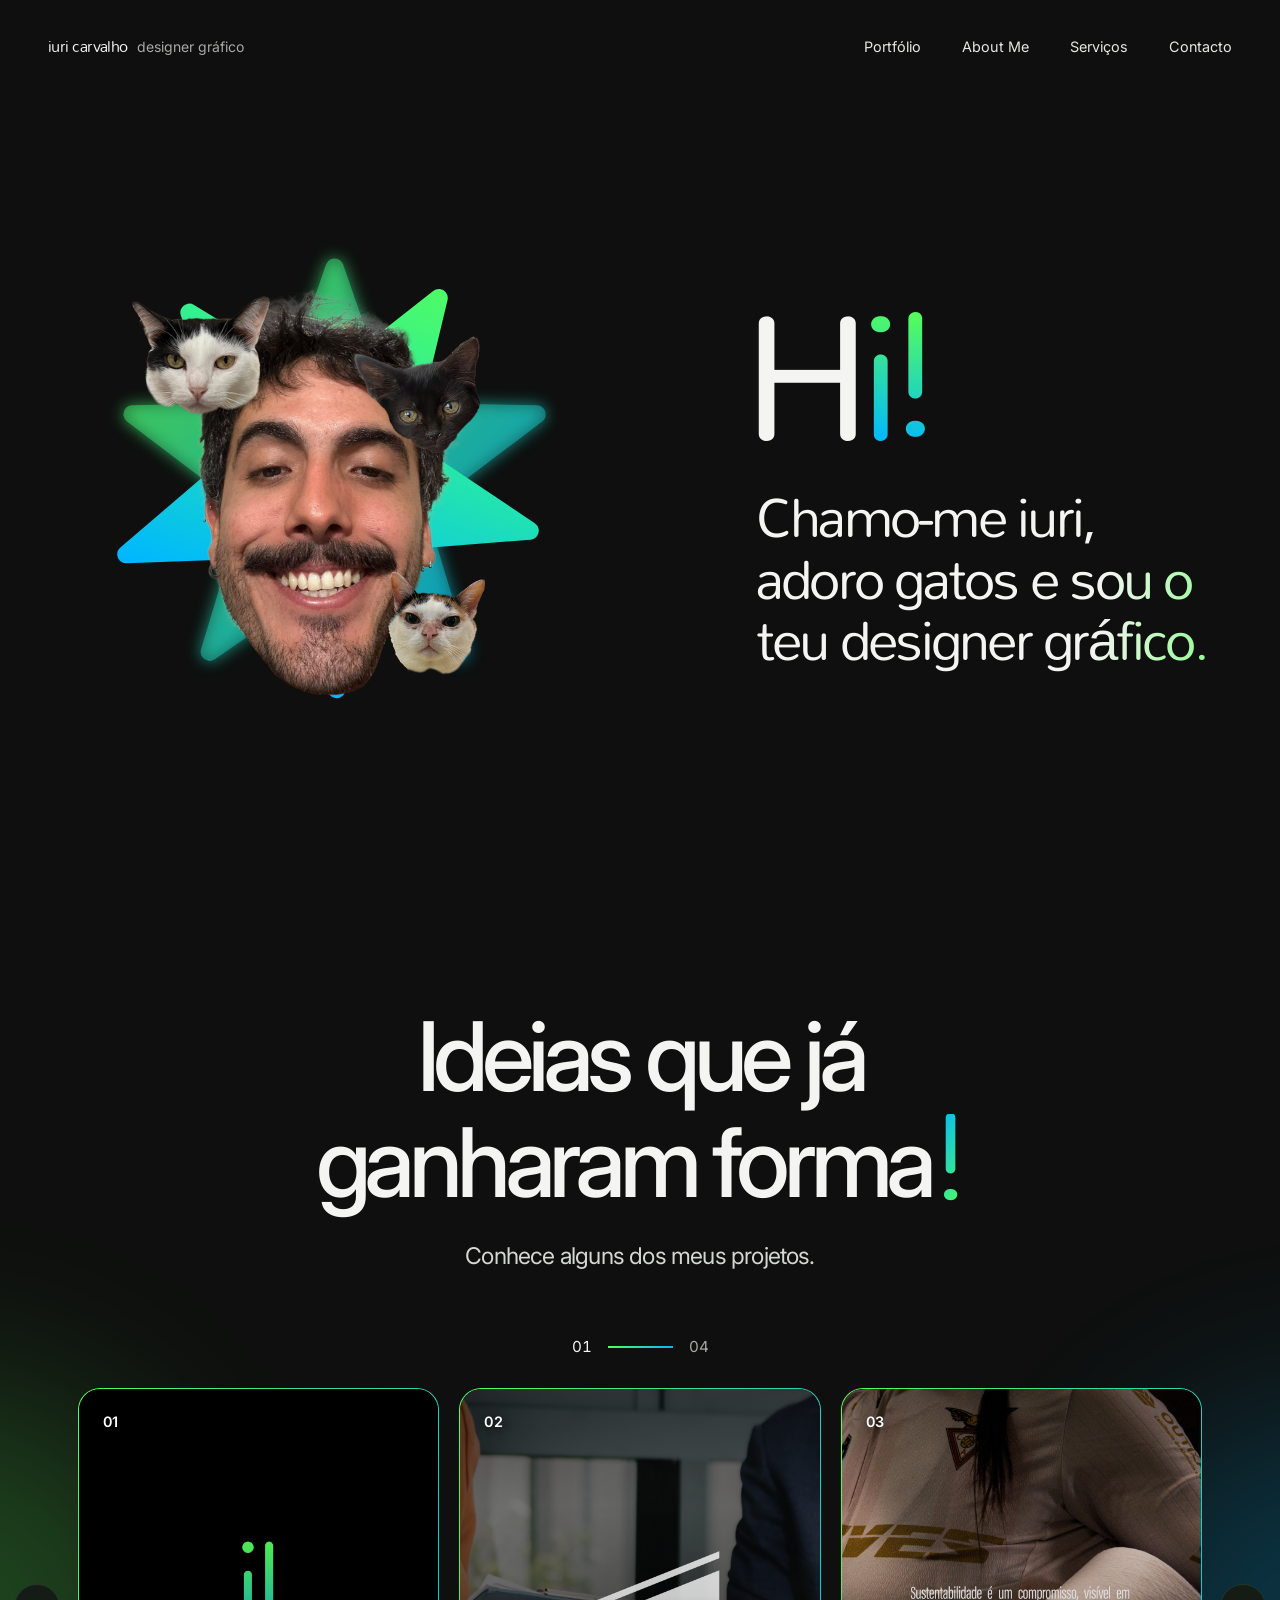
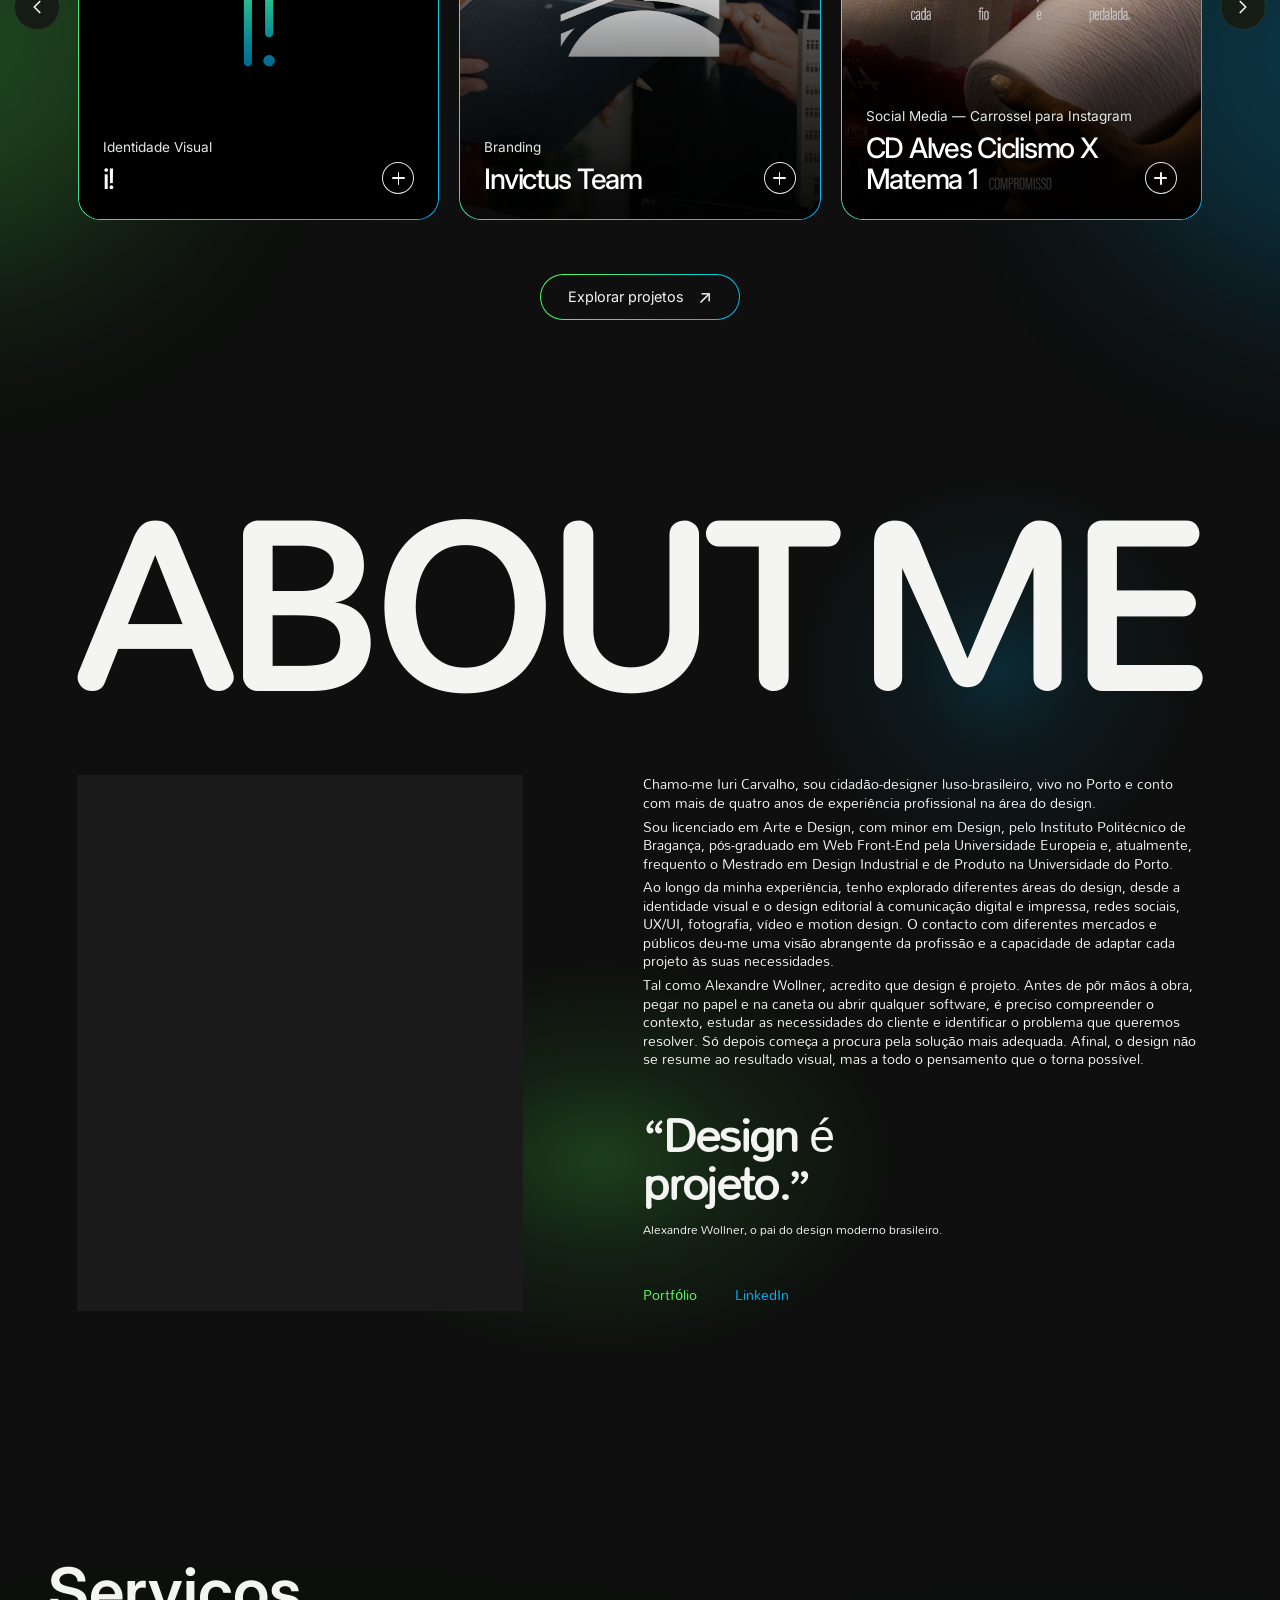
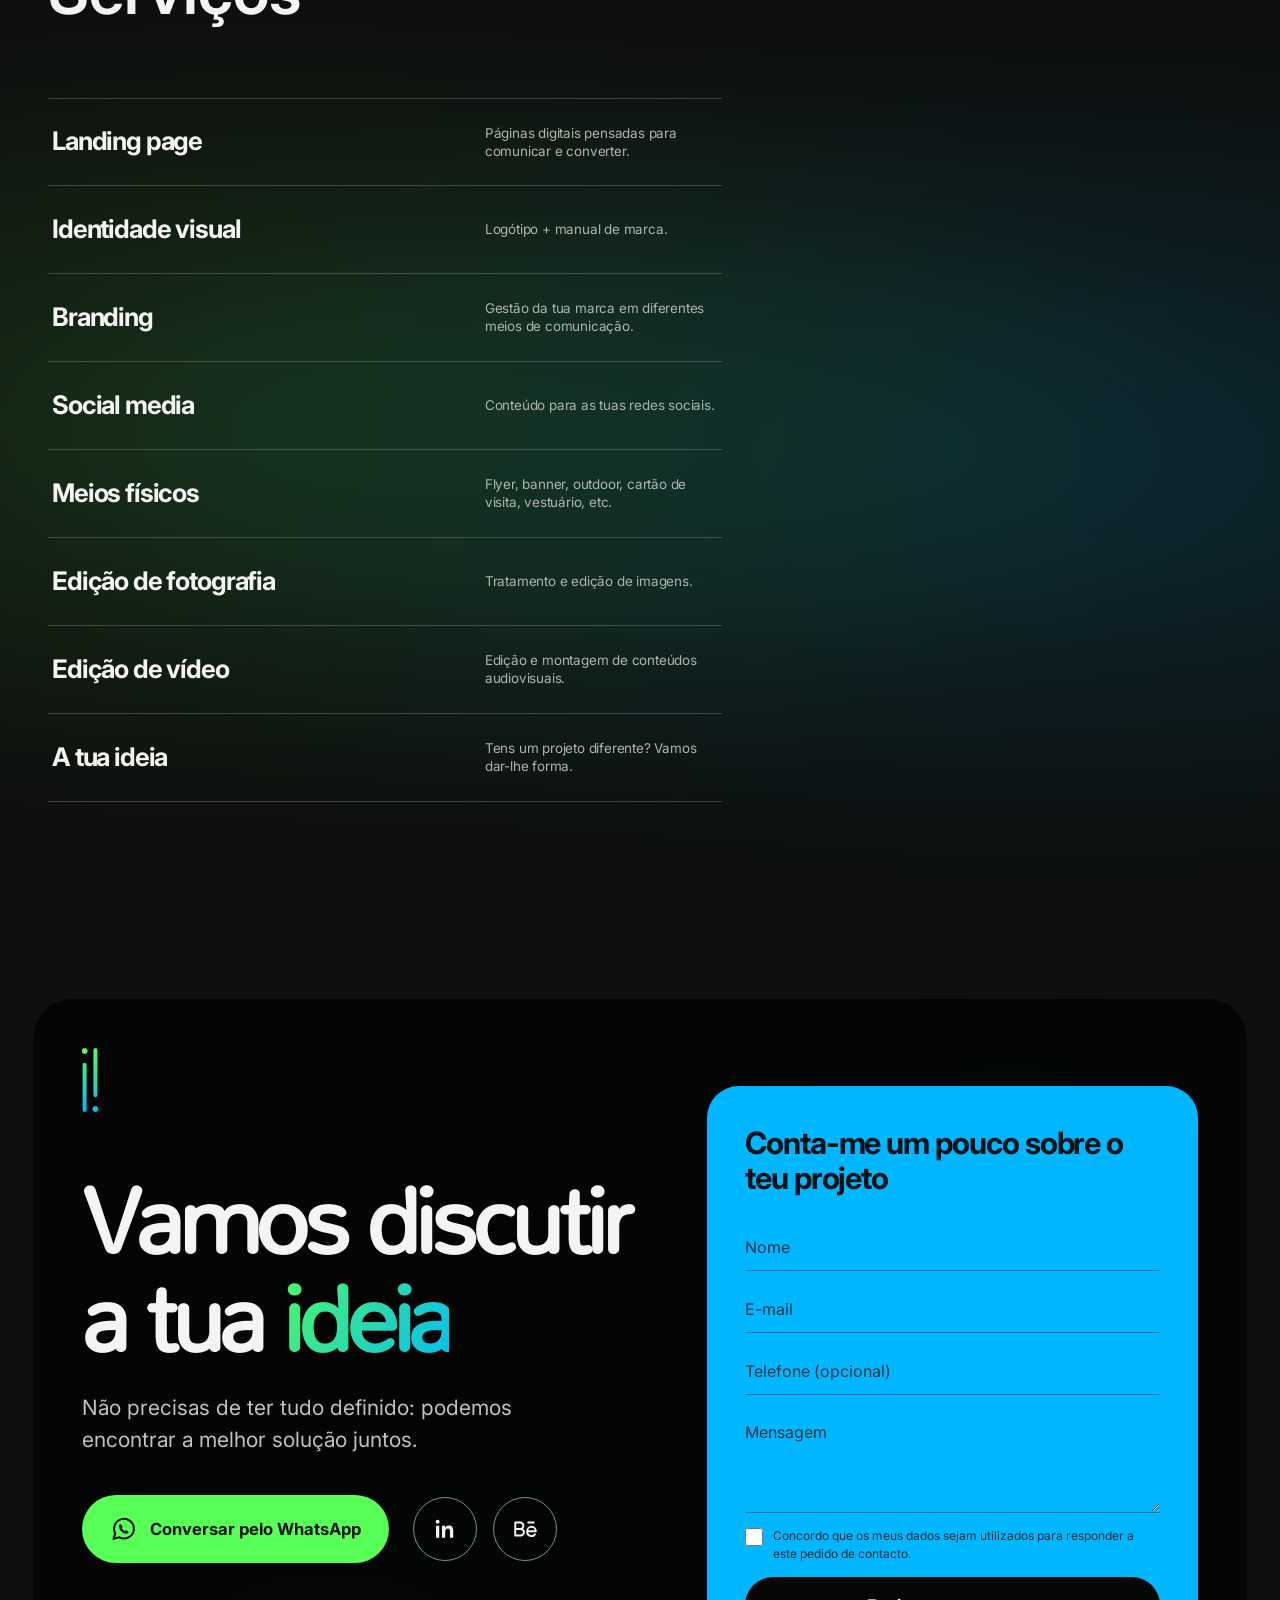
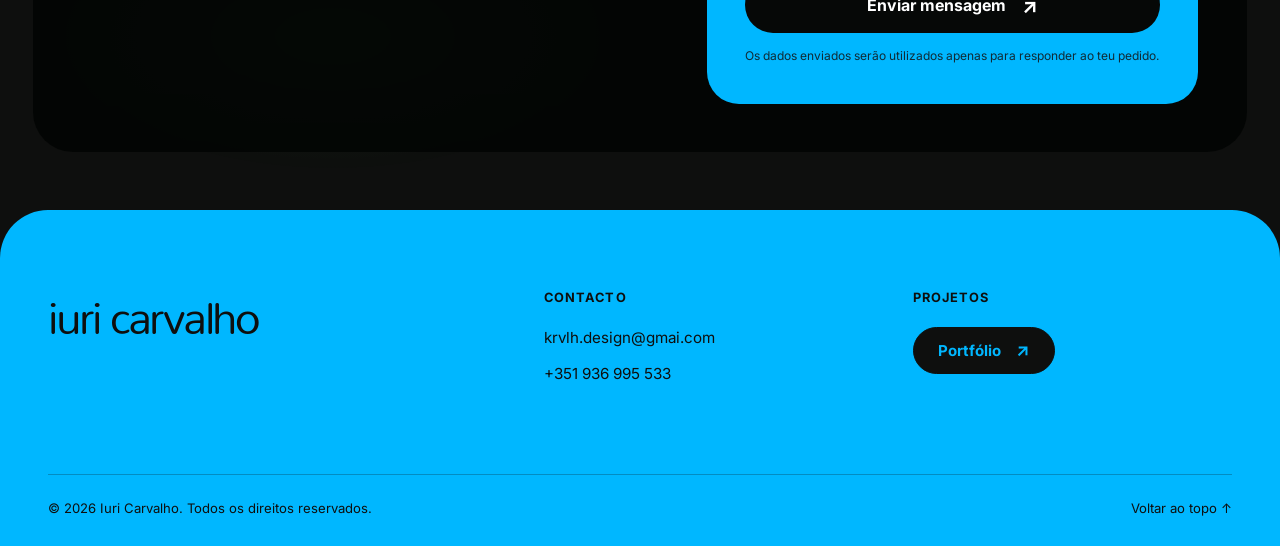
<file: index.html>
<!DOCTYPE html>
<html lang="pt-PT">

<head>
  <meta charset="UTF-8">
  <meta name="viewport" content="width=device-width, initial-scale=1.0">
  <meta name="theme-color" content="#0e0f0e">
  <meta
    name="description"
    content="Portfólio de Iuri Carvalho, designer gráfico. Identidade visual, branding, social media e comunicação."
  >

  <title>Iuri Carvalho — Designer gráfico</title>

  <link rel="icon" type="image/png" sizes="512x512" href="./assets/favicon.png">
  <link rel="stylesheet" href="./styles.css?v=20261116-about-natural">
  <script src="./script.js" defer></script>
</head>

<body id="top">

  <!-- =====================================
       CABEÇALHO
  ====================================== -->

  <header class="site-header">

    <a
      class="wordmark"
      href="#top"
      aria-label="Iuri Carvalho — início"
    >
      <span class="wordmark__name">iuri carvalho</span>
      <span class="wordmark__role">designer gráfico</span>
    </a>

    <nav class="site-nav" aria-label="Navegação principal">
      <a href="#portfolio">Portfólio</a>
      <a href="#sobre">About Me</a>
      <a href="#servicos">Serviços</a>
      <a href="#contato">Contacto</a>
    </nav>

  </header>

  <main>

    <!-- =====================================
         HERO
    ====================================== -->

    <section class="hero" aria-label="Apresentação">

      <div class="hero-layout">

        <div
          class="hero-gif hero-art"
          role="img"
          aria-label="Iuri Carvalho com os seus três gatos e estrelas verdes e azuis"
        >
          <svg
            class="hero-art__scene"
            viewBox="0 0 1400 1000"
            preserveAspectRatio="xMinYMid slice"
            width="1400"
            height="1000"
            aria-hidden="true"
            focusable="false"
          >
            <defs>
              <linearGradient id="hero-star-gradient" x1="0" y1="0" x2="0.25" y2="1">
                <stop offset="0%" stop-color="#57ff57" />
                <stop offset="48%" stop-color="#27eaa4" />
                <stop offset="100%" stop-color="#00b7ff" />
              </linearGradient>
              <linearGradient id="hero-star-halo-gradient" x1="0" y1="0" x2="1" y2="1">
                <stop offset="0%" stop-color="#57ff57" />
                <stop offset="100%" stop-color="#00b7ff" />
              </linearGradient>
              <filter id="hero-star-glow" x="-50%" y="-50%" width="200%" height="200%">
                <feGaussianBlur stdDeviation="12" />
              </filter>
              <filter
                id="hero-star-glow-mobile"
                filterUnits="userSpaceOnUse"
                primitiveUnits="userSpaceOnUse"
                x="-380" y="-395" width="760" height="735"
                color-interpolation-filters="linearRGB"
              >
                <feGaussianBlur in="SourceGraphic" stdDeviation="12" />
              </filter>
              <path
                id="hero-star-shape"
                d="M0-330 77.59-106.79 313.85-101.98 125.54 40.79 193.97 266.98 0 132-193.97 266.98-125.54 40.79-313.85-101.98-77.59-106.79Z"
                stroke-width="28"
                stroke-linejoin="round"
              />
            </defs>

            <!-- A mesma área e o mesmo centro visual do GIF original. -->
            <g class="hero-art__star hero-art__star--halo" transform="translate(445 500)">
              <use
                class="hero-art__glow"
                href="#hero-star-shape"
                fill="url(#hero-star-halo-gradient)"
                stroke="url(#hero-star-halo-gradient)"
                filter="url(#hero-star-glow)"
                opacity="0.65"
              />
              <use
                href="#hero-star-shape"
                fill="url(#hero-star-halo-gradient)"
                stroke="url(#hero-star-halo-gradient)"
                opacity="0.45"
              />
            </g>
            <g class="hero-art__star hero-art__star--front" transform="rotate(0 445 470)">
              <use
                href="#hero-star-shape"
                fill="url(#hero-star-gradient)"
                stroke="url(#hero-star-gradient)"
                transform="translate(445 500)"
              />
            </g>

            <image
              class="hero-art__photo hero-art__photo--iuri"
              href="./assets/sorriso.png"
              x="-33.5" y="28.5" width="903" height="903"
              preserveAspectRatio="xMidYMid meet"
            />
            <image
              class="hero-art__photo hero-art__photo--bento"
              href="./assets/bento.png"
              x="135" y="220" width="300" height="300"
            />
            <image
              class="hero-art__photo hero-art__photo--bruxinha"
              href="./assets/bruxinha.png"
              x="445" y="148" width="280" height="280"
            />
            <image
              class="hero-art__photo hero-art__photo--gatos"
              href="./assets/gatos.png"
              x="455" y="574" width="210" height="210"
            />
          </svg>
        </div>

        <div class="hero-copy">

          <h1 class="hero-copy__greeting">

            <span class="hero-copy__letter-h">H</span>

            <span class="hero-copy__greeting-accent">
              <span class="hero-copy__letter-i">i</span>
              <span class="hero-copy__letter-inverted">i</span>
            </span>

          </h1>

          <p class="hero-copy__text">
            Chamo-me iuri, adoro gatos e sou o teu designer gráfico.
          </p>

        </div>

      </div>

    </section>

    <!-- =====================================
         PORTFÓLIO
    ====================================== -->

    <section
      class="portfolio"
      id="portfolio"
      aria-labelledby="portfolio-title"
    >

      <div
        class="portfolio__glow portfolio__glow--left"
        aria-hidden="true"
      ></div>

      <div
        class="portfolio__glow portfolio__glow--right"
        aria-hidden="true"
      ></div>

      <div class="portfolio__content">

        <div class="portfolio__intro">

          <h2
            id="portfolio-title"
            class="portfolio__title"
          >
            Ideias que já<br>
            ganharam forma<span
              class="portfolio__title-mark portfolio__title-mark--inverted"
              aria-hidden="true"
            >i</span>
          </h2>

          <p class="portfolio__description">
            Conhece alguns dos meus projetos.
          </p>

        </div>

        <!-- PAGINAÇÃO -->

        <div
          class="portfolio__pagination"
          aria-label="Página do portfólio"
        >

          <span class="portfolio__current">01</span>

          <span
            class="portfolio__pagination-line"
            aria-hidden="true"
          ></span>

          <span class="portfolio__total">04</span>

        </div>

        <!-- CARROSSEL -->

        <div class="portfolio__showcase">

          <button
            class="portfolio__arrow portfolio__arrow--prev"
            type="button"
            aria-label="Projetos anteriores"
          >

            <svg
              viewBox="0 0 24 24"
              fill="none"
              aria-hidden="true"
            >
              <path
                d="M15 18L9 12L15 6"
                stroke="currentColor"
                stroke-width="1.8"
                stroke-linecap="round"
                stroke-linejoin="round"
              />
            </svg>

          </button>

          <div
            class="portfolio__viewport"
            role="region"
            aria-label="Projetos do portfólio"
            tabindex="0"
          >

            <div class="portfolio__track">

              <!-- =========================
                   PROJETO 01 — i!
              ========================== -->

              <article class="project-card">

                <a
                  class="project-card__content project-card__link"
                  href="https://www.behance.net/gallery/257174581/iuri"
                  target="_blank"
                  rel="noopener noreferrer"
                  aria-label="Abrir projeto i!"
                >

                  <img
                    class="project-card__image"
                    src="./assets/i!.png"
                    alt=""
                    loading="lazy"
                  >

                  <span class="project-card__number">01</span>

                  <div class="project-card__bottom">

                    <span class="project-card__category">
                      Identidade Visual
                    </span>

                    <h3 class="project-card__title">
                      i!
                    </h3>

                    <span
                      class="project-card__plus"
                      aria-hidden="true"
                    ></span>

                  </div>

                </a>

              </article>

              <!-- =========================
                   PROJETO 02 — INVICTUS TEAM
              ========================== -->

              <article class="project-card">

                <a
                  class="project-card__content project-card__link"
                  href="https://www.behance.net/gallery/256324279/Invictus-Team-Branding"
                  target="_blank"
                  rel="noopener noreferrer"
                  aria-label="Abrir projeto Invictus Team"
                >

                  <img
                    class="project-card__image"
                    src="./assets/invictus-team.png"
                    alt=""
                    loading="lazy"
                  >

                  <span class="project-card__number">02</span>

                  <div class="project-card__bottom">

                    <span class="project-card__category">
                      Branding
                    </span>

                    <h3 class="project-card__title">
                      Invictus Team
                    </h3>

                    <span
                      class="project-card__plus"
                      aria-hidden="true"
                    ></span>

                  </div>

                </a>

              </article>

              <!-- =========================
                   PROJETO 03 — CD ALVES 1
                   LINK CORRIGIDO
              ========================== -->

              <article class="project-card">

                <a
                  class="project-card__content project-card__link"
                  href="https://www.behance.net/gallery/256237875/Carrossel-CD-ALVES-CICLISMO-x-MATEMA-2"
                  target="_blank"
                  rel="noopener noreferrer"
                  aria-label="Abrir projeto CD Alves Ciclismo X Matema 1"
                >

                  <img
                    class="project-card__image"
                    src="./assets/cd-alves-1.png"
                    alt=""
                    loading="lazy"
                  >

                  <span class="project-card__number">03</span>

                  <div class="project-card__bottom">

                    <span class="project-card__category">
                      Social Media — Carrossel para Instagram
                    </span>

                    <h3 class="project-card__title">
                      CD Alves Ciclismo X Matema 1
                    </h3>

                    <span
                      class="project-card__plus"
                      aria-hidden="true"
                    ></span>

                  </div>

                </a>

              </article>

              <!-- =========================
                   PROJETO 04 — CD ALVES 2
                   LINK CORRIGIDO
              ========================== -->

              <article class="project-card">

                <a
                  class="project-card__content project-card__link"
                  href="https://www.behance.net/gallery/256237879/Carrossel-CD-ALVES-CICLISMO-x-MATEMA"
                  target="_blank"
                  rel="noopener noreferrer"
                  aria-label="Abrir projeto CD Alves Ciclismo X Matema 2"
                >

                  <img
                    class="project-card__image"
                    src="./assets/cd-alves-2.png"
                    alt=""
                    loading="lazy"
                  >

                  <span class="project-card__number">04</span>

                  <div class="project-card__bottom">

                    <span class="project-card__category">
                      Social Media — Carrossel para Instagram
                    </span>

                    <h3 class="project-card__title">
                      CD Alves Ciclismo X Matema 2
                    </h3>

                    <span
                      class="project-card__plus"
                      aria-hidden="true"
                    ></span>

                  </div>

                </a>

              </article>

              <!-- =========================
                   PROJETO 05 — SC BEIRA-MAR
              ========================== -->

              <article class="project-card">

                <a
                  class="project-card__content project-card__link"
                  href="https://www.behance.net/gallery/218750705/Beira-Mar-Graphic-Design"
                  target="_blank"
                  rel="noopener noreferrer"
                  aria-label="Abrir projeto SC Beira-Mar"
                >

                  <img
                    class="project-card__image"
                    src="./assets/beira-mar.png"
                    alt=""
                    loading="lazy"
                  >

                  <span class="project-card__number">05</span>

                  <div class="project-card__bottom">

                    <span class="project-card__category">
                      Social Media
                    </span>

                    <h3 class="project-card__title">
                      SC Beira-Mar
                    </h3>

                    <span
                      class="project-card__plus"
                      aria-hidden="true"
                    ></span>

                  </div>

                </a>

              </article>

              <!-- =========================
                   PROJETO 06 — SC ALBA
              ========================== -->

              <article class="project-card">

                <a
                  class="project-card__content project-card__link"
                  href="https://behance.net/gallery/209995263/SC-ALBA-Social-Media"
                  target="_blank"
                  rel="noopener noreferrer"
                  aria-label="Abrir projeto SC Alba"
                >

                  <img
                    class="project-card__image"
                    src="./assets/sc-alba.png"
                    alt=""
                    loading="lazy"
                  >

                  <span class="project-card__number">06</span>

                  <div class="project-card__bottom">

                    <span class="project-card__category">
                      Branding + Social Media
                    </span>

                    <h3 class="project-card__title">
                      SC Alba
                    </h3>

                    <span
                      class="project-card__plus"
                      aria-hidden="true"
                    ></span>

                  </div>

                </a>

              </article>

              <!-- =========================
                   PROJETO 07 — BUYBACK
              ========================== -->

              <article class="project-card">

                <a
                  class="project-card__content project-card__link"
                  href="https://www.instagram.com/buyback_portugal/"
                  target="_blank"
                  rel="noopener noreferrer"
                  aria-label="Abrir projeto BuyBack"
                >

                  <img
                    class="project-card__image"
                    src="./assets/buyback.png"
                    alt=""
                    loading="lazy"
                  >

                  <span class="project-card__number">07</span>

                  <div class="project-card__bottom">

                    <span class="project-card__category">
                      Social Media — Instagram
                    </span>

                    <h3 class="project-card__title">
                      BuyBack
                    </h3>

                    <span
                      class="project-card__plus"
                      aria-hidden="true"
                    ></span>

                  </div>

                </a>

              </article>

              <!-- =========================
                   PROJETO 08 — NOCHA'S
              ========================== -->

              <article class="project-card">

                <a
                  class="project-card__content project-card__link"
                  href="https://www.behance.net/gallery/195799897/Nochas-VISUAL-IDENTITY"
                  target="_blank"
                  rel="noopener noreferrer"
                  aria-label="Abrir projeto Nocha's"
                >

                  <img
                    class="project-card__image"
                    src="./assets/nochas.png"
                    alt=""
                    loading="lazy"
                  >

                  <span class="project-card__number">08</span>

                  <div class="project-card__bottom">

                    <span class="project-card__category">
                      Identidade Visual
                    </span>

                    <h3 class="project-card__title">
                      Nocha's
                    </h3>

                    <span
                      class="project-card__plus"
                      aria-hidden="true"
                    ></span>

                  </div>

                </a>

              </article>

              <!-- =========================
                   PROJETO 09 — VOZES DO BERÇO
              ========================== -->

              <article class="project-card">

                <a
                  class="project-card__content project-card__link"
                  href="https://www.behance.net/gallery/193165319/Vozes-do-Berco-memorias-de-uma-vivencia"
                  target="_blank"
                  rel="noopener noreferrer"
                  aria-label="Abrir projeto Vozes do Berço"
                >

                  <img
                    class="project-card__image"
                    src="./assets/vozes.png"
                    alt=""
                    loading="lazy"
                  >

                  <span class="project-card__number">09</span>

                  <div class="project-card__bottom">

                    <span class="project-card__category">
                      Design Editorial — Capa de Livro
                    </span>

                    <h3 class="project-card__title">
                      Vozes do Berço
                    </h3>

                    <span
                      class="project-card__plus"
                      aria-hidden="true"
                    ></span>

                  </div>

                </a>

              </article>

              <!-- =========================
                   PROJETO 10 — EUROPUNTER
              ========================== -->

              <article class="project-card">

                <a
                  class="project-card__content project-card__link"
                  href="https://www.behance.net/gallery/176697999/EUROPUNTER"
                  target="_blank"
                  rel="noopener noreferrer"
                  aria-label="Abrir projeto Europunter"
                >

                  <img
                    class="project-card__image"
                    src="./assets/europunter.png"
                    alt=""
                    loading="lazy"
                  >

                  <span class="project-card__number">10</span>

                  <div class="project-card__bottom">

                    <span class="project-card__category">
                      Branding
                    </span>

                    <h3 class="project-card__title">
                      Europunter
                    </h3>

                    <span
                      class="project-card__plus"
                      aria-hidden="true"
                    ></span>

                  </div>

                </a>

              </article>

              <!-- =========================
                   PROJETO 11 — SANDUÍCHES
              ========================== -->

              <article class="project-card">

                <a
                  class="project-card__content project-card__link"
                  href="https://www.behance.net/gallery/196831639/Natis-Cold-Sandwiches"
                  target="_blank"
                  rel="noopener noreferrer"
                  aria-label="Abrir projeto Sanduíches Naturais da Nati"
                >

                  <img
                    class="project-card__image"
                    src="./assets/sanduiches.png"
                    alt=""
                    loading="lazy"
                  >

                  <span class="project-card__number">11</span>

                  <div class="project-card__bottom">

                    <span class="project-card__category">
                      Flyer
                    </span>

                    <h3 class="project-card__title">
                      Sanduíches Naturais<br>da Nati
                    </h3>

                    <span
                      class="project-card__plus"
                      aria-hidden="true"
                    ></span>

                  </div>

                </a>

              </article>

              <!-- =========================
                   PROJETO 12 — CASA VERMELHA
                   SUBTÍTULO NA SEGUNDA LINHA
              ========================== -->

              <article
                class="project-card project-card--soon"
                aria-label="Casa Vermelha — O menino que não tinha pais — COMING SOON"
              >

                <div class="project-card__content">

                  <span class="project-card__number">
                    12
                  </span>

                  <div class="project-card__bottom">

                    <span class="project-card__category">
                      Design Editorial — Capa de Livro
                    </span>

                    <h3 class="project-card__title">
                      Casa Vermelha<br>
                      <span class="project-card__subtitle">
                        O menino que não tinha pais
                      </span>
                    </h3>

                    <span class="project-card__soon">
                      COMING SOON
                    </span>

                  </div>

                </div>

              </article>

            </div>

          </div>

          <!-- SETA SEGUINTE -->

          <button
            class="portfolio__arrow portfolio__arrow--next"
            type="button"
            aria-label="Projetos seguintes"
          >

            <svg
              viewBox="0 0 24 24"
              fill="none"
              aria-hidden="true"
            >
              <path
                d="M9 18L15 12L9 6"
                stroke="currentColor"
                stroke-width="1.8"
                stroke-linecap="round"
                stroke-linejoin="round"
              />
            </svg>

          </button>

        </div>

        <!-- EXPLORAR PROJETOS -->

        <div class="portfolio__action">

          <a
            class="portfolio__button"
            href="https://www.behance.net/iurikrvlh"
            target="_blank"
            rel="noopener noreferrer"
          >
            Explorar projetos
            <span aria-hidden="true">↗</span>
          </a>

        </div>

      </div>

    </section>

    <!-- =====================================
         ABOUT ME
    ====================================== -->

    <section
      class="about"
      id="sobre"
      aria-labelledby="about-title"
    >

      <div class="about__container">

        <h2 class="about__title" id="about-title">
          <span class="about__title-word">ABOUT ME</span>
        </h2>

        <figure class="about__portrait">
          <img
            class="about__portrait-image"
            src="./assets/WhatsApp Image 2026-11-16 at 20.17.32.jpeg?v=20261116-cropped"
            alt="Retrato de Iuri Carvalho"
            width="1536"
            height="1587"
            loading="lazy"
            decoding="async"
          >
        </figure>

        <div class="about__content">

          <div class="about__body">
            <p class="about__intro">
              Chamo-me Iuri Carvalho, sou cidadão-designer luso-brasileiro, vivo no Porto e conto com mais de quatro anos de experiência profissional na área do design.
            </p>
            <p>
              Sou licenciado em Arte e Design, com minor em Design, pelo Instituto Politécnico de Bragança, pós-graduado em Web Front-End pela Universidade Europeia e, atualmente, frequento o Mestrado em Design Industrial e de Produto na Universidade do Porto.
            </p>
            <p>
              Ao longo da minha experiência, tenho explorado diferentes áreas do design, desde a identidade visual e o design editorial à comunicação digital e impressa, redes sociais, UX/UI, fotografia, vídeo e motion design. O contacto com diferentes mercados e públicos deu-me uma visão abrangente da profissão e a capacidade de adaptar cada projeto às suas necessidades.
            </p>
            <p>
              Tal como Alexandre Wollner, acredito que design é projeto. Antes de pôr mãos à obra, pegar no papel e na caneta ou abrir qualquer software, é preciso compreender o contexto, estudar as necessidades do cliente e identificar o problema que queremos resolver. Só depois começa a procura pela solução mais adequada. Afinal, o design não se resume ao resultado visual, mas a todo o pensamento que o torna possível.
            </p>
          </div>

          <blockquote class="about__quote">
            <p>“Design <span class="about__quote-accent">é</span><br> projeto.”</p>
            <footer>Alexandre Wollner, o pai do design moderno brasileiro.</footer>
          </blockquote>

          <nav class="about__actions" aria-label="Mais sobre Iuri Carvalho">
            <a class="about__cta about__cta--portfolio" href="#portfolio">
              Portfólio
              <svg viewBox="0 0 24 24" fill="none" aria-hidden="true" focusable="false">
                <path d="M5 19 19 5M5 5h14v14" />
              </svg>
            </a>
            <a
              class="about__cta about__cta--linkedin"
              href="https://www.linkedin.com/in/iuri-carvalho-1045882bb/"
              target="_blank"
              rel="noopener noreferrer"
            >
              LinkedIn
              <svg viewBox="0 0 24 24" fill="none" aria-hidden="true" focusable="false">
                <path d="M5 19 19 5M5 5h14v14" />
              </svg>
            </a>
          </nav>

        </div>

      </div>

    </section>

    <!-- =====================================
         SERVIÇOS
    ====================================== -->

    <section
      class="services"
      id="servicos"
      aria-labelledby="services-title"
    >

      <div
        class="services__glow"
        aria-hidden="true"
      ></div>

      <div class="services__container">

        <div class="services__left">

          <h2
            class="services__heading"
            id="services-title"
          >
            Serviços
          </h2>

          <div class="services__list">

            <div class="services__item">
              <h3>Landing page</h3>
              <p>
                Páginas digitais pensadas para comunicar e converter.
              </p>
            </div>

            <div class="services__item">
              <h3>Identidade visual</h3>
              <p>Logótipo + manual de marca.</p>
            </div>

            <div class="services__item">
              <h3>Branding</h3>
              <p>
                Gestão da tua marca em diferentes meios de comunicação.
              </p>
            </div>

            <div class="services__item">
              <h3>Social media</h3>
              <p>Conteúdo para as tuas redes sociais.</p>
            </div>

            <div class="services__item">
              <h3>Meios físicos</h3>
              <p>
                Flyer, banner, outdoor, cartão de visita,
                vestuário, etc.
              </p>
            </div>

            <div class="services__item">
              <h3>Edição de fotografia</h3>
              <p>Tratamento e edição de imagens.</p>
            </div>

            <div class="services__item">
              <h3>Edição de vídeo</h3>
              <p>Edição e montagem de conteúdos audiovisuais.</p>
            </div>

            <div class="services__item">
              <h3>A tua ideia</h3>
              <p>
                Tens um projeto diferente? Vamos dar-lhe forma.
              </p>
            </div>

          </div>

        </div>

        <!-- ANIMAÇÃO DOS SERVIÇOS -->

        <div class="services__right">

          <div class="services__animation-container">

            <svg
              class="services__animation"
              viewBox="0 0 800 1200"
              width="800"
              height="1200"
              role="img"
              aria-label="Animação visual dos serviços de design"
              focusable="false"
            >
              <defs>
                <linearGradient id="services-star-front-gradient" gradientUnits="userSpaceOnUse"
                  x1="-33.352" y1="102.160" x2="40.333" y2="-123.541">
                  <stop offset="0%" stop-color="#00b7ff" />
                  <stop offset="100%" stop-color="#57ff57" />
                </linearGradient>
                <linearGradient id="services-star-echo-gradient" gradientUnits="userSpaceOnUse"
                  x1="-40.567" y1="121.450" x2="46.887" y2="-140.373">
                  <stop offset="0%" stop-color="#00b7ff" />
                  <stop offset="100%" stop-color="#57ff57" />
                </linearGradient>
                <path id="services-star-shape" d="M124.200 0.000 L38.768 28.167 L38.380 118.121 L-14.808 45.575 L-100.480 73.003 L-47.920 0.000 L-100.480 -73.003 L-14.808 -45.575 L38.380 -118.121 L38.768 -28.167 Z"
                  stroke-width="16.05" stroke-linejoin="round" />
                <filter id="services-star-glow" filterUnits="userSpaceOnUse"
                  x="-200" y="-200" width="400" height="400"
                  color-interpolation-filters="sRGB">
                  <feGaussianBlur stdDeviation="8.663" />
                </filter>
                <g id="services-star-motion">
                  <g class="services__star-front" transform="translate(207.4 222.3) rotate(148.429)">
                    <use href="#services-star-shape" fill="url(#services-star-front-gradient)"
                      stroke="url(#services-star-front-gradient)" filter="url(#services-star-glow)" opacity="0.885" />
                    <use href="#services-star-shape" fill="url(#services-star-front-gradient)"
                      stroke="url(#services-star-front-gradient)" />
                  </g>
                  <g class="services__star-echo" transform="translate(213 221.2) rotate(178.322)">
                    <use href="#services-star-shape" fill="url(#services-star-echo-gradient)"
                      stroke="url(#services-star-echo-gradient)" filter="url(#services-star-glow)" opacity="0.545" />
                    <use href="#services-star-shape" fill="url(#services-star-echo-gradient)"
                      stroke="url(#services-star-echo-gradient)" opacity="0.455" />
                  </g>
                </g>
              </defs>
              <g class="services__stars" aria-hidden="true">
                <use href="#services-star-motion" />
                <use href="#services-star-motion" transform="translate(366.841 270.974)" />
                <use href="#services-star-motion" transform="translate(6.874 562.114)" />
                <use href="#services-star-motion" transform="translate(363.435 754.077)" />
              </g>
              <g class="services__heads" aria-hidden="true">
              <image class="services__head" href="./assets/bento.png"
                x="-500" y="-500" width="1000" height="1000"
                transform="translate(207.07 211.18) scale(0.2548)" />
              <image class="services__head" href="./assets/bruxinha.png"
                x="-500" y="-500" width="1000" height="1000"
                transform="translate(574.58 489.51) scale(0.262)" />
              <image class="services__head" href="./assets/profile-pic.png"
                x="-500" y="-500" width="1000" height="1000"
                transform="translate(214.51 784.61) scale(0.23)" />
              <image class="services__head" href="./assets/gatos.png"
                x="-500" y="-500" width="1000" height="1000"
                transform="translate(575.67 955.43) scale(0.2194)" />
              </g>
            </svg>

          </div>

        </div>

      </div>

    </section>

    <!-- =====================================
         CONTACTO
    ====================================== -->

    <section
      class="contact"
      id="contato"
      aria-labelledby="contact-title"
    >

      <div
        class="contact__glow"
        aria-hidden="true"
      ></div>

      <div class="contact__container">

        <div class="contact__intro">

          <div class="contact__logo">
            <img src="./assets/i!.png" alt="Iuri Carvalho" width="2400" height="3000" loading="lazy">
          </div>

          <h2
            class="contact__title"
            id="contact-title"
          >
            Vamos discutir<br>
            a tua <span>ideia</span>
          </h2>

          <p class="contact__description">
            Não precisas de ter tudo definido: podemos
            encontrar a melhor solução juntos.
          </p>

          <div class="contact__channels">

            <a
              class="contact__whatsapp"
              href="https://wa.me/351936995533"
              target="_blank"
              rel="noopener noreferrer"
            >

              <svg
                class="contact__whatsapp-icon"
                viewBox="0 0 24 24"
                fill="none"
                aria-hidden="true"
              >

                <path
                  d="M20.5 11.7a8.5 8.5 0 0 1-12.6 7.4L3 20.5l1.5-4.7A8.5 8.5 0 1 1 20.5 11.7Z"
                  stroke="currentColor"
                  stroke-width="1.7"
                  stroke-linecap="round"
                  stroke-linejoin="round"
                />

                <path
                  d="M8.6 8.2c.3-.3.6-.3.9 0l1.1 1.4c.2.3.2.6 0 .9l-.6.7c.6 1.2 1.5 2.1 2.7 2.7l.7-.6c.3-.2.6-.2.9 0l1.4 1.1c.3.3.3.6 0 .9-.5.6-1.1.9-1.8.8-3.2-.5-5.8-3.1-6.3-6.3-.1-.7.2-1.3 1-1.6Z"
                  fill="currentColor"
                />

              </svg>

              Conversar pelo WhatsApp

            </a>

            <nav class="contact__socials" aria-label="Redes de Iuri Carvalho">
              <a
                class="contact__social"
                href="https://www.linkedin.com/in/iuri-carvalho-1045882bb/"
                target="_blank"
                rel="noopener noreferrer"
                aria-label="LinkedIn de Iuri Carvalho"
              >
                <svg viewBox="0 0 24 24" aria-hidden="true" focusable="false">
                  <path d="M5.2 3.5a1.8 1.8 0 1 1 0 3.6 1.8 1.8 0 0 1 0-3.6ZM3.7 9h3v11h-3V9Zm5.5 0h2.9v1.5c.7-1.1 1.8-1.8 3.4-1.8 3 0 4.1 1.8 4.1 5V20h-3v-5.7c0-1.7-.4-2.8-2-2.8-1.7 0-2.4 1.2-2.4 3.1V20h-3V9Z" />
                </svg>
              </a>
              <a
                class="contact__social"
                href="https://www.behance.net/iurikrvlh"
                target="_blank"
                rel="noopener noreferrer"
                aria-label="Behance de Iuri Carvalho"
              >
                <svg viewBox="0 0 24 24" fill="none" aria-hidden="true" focusable="false">
                  <path d="M3 6h4.5a3 3 0 0 1 0 6H3V6Zm0 6h5a3 3 0 0 1 0 6H3v-6Zm12-6h5m-5.8 8H22a4 4 0 0 0-8 0v.5a4 4 0 0 0 7.2 2.4" />
                </svg>
              </a>
            </nav>

          </div>

        </div>

        <!-- FORMULÁRIO -->

        <div class="contact__form-shell">

          <h3 class="contact__form-title">
            Conta-me um pouco sobre o teu projeto
          </h3>

          <form
            class="contact__form"
            name="contacto"
            method="POST"
            action="/?contacto=enviado#contato"
            data-netlify="true"
            netlify-honeypot="bot-field"
          >

            <input
              type="hidden"
              name="form-name"
              value="contacto"
            >

            <p class="contact__honeypot">
              <label>
                Não preencher:
                <input name="bot-field">
              </label>
            </p>

            <div class="contact__field">

              <label for="contact-name">
                Nome <span>*</span>
              </label>

              <input
                id="contact-name"
                name="nome"
                type="text"
                placeholder="Nome"
                autocomplete="name"
                required
              >

            </div>

            <div class="contact__fields-two">

              <div class="contact__field">

                <label for="contact-email">
                  E-mail <span>*</span>
                </label>

                <input
                  id="contact-email"
                  name="email"
                  type="email"
                  placeholder="E-mail"
                  autocomplete="email"
                  required
                >

              </div>

              <div class="contact__field">

                <label for="contact-phone">
                  Telefone
                  <span class="contact__optional">
                    (opcional)
                  </span>
                </label>

                <input
                  id="contact-phone"
                  name="telefone"
                  type="tel"
                  placeholder="Telefone (opcional)"
                  autocomplete="tel"
                >

              </div>

            </div>

            <div class="contact__field">

              <label for="contact-message">
                Mensagem <span>*</span>
              </label>

              <textarea
                id="contact-message"
                name="mensagem"
                placeholder="Mensagem"
                required
              ></textarea>

            </div>

            <label class="contact__consent">

              <input
                type="checkbox"
                name="consentimento"
                value="sim"
                required
              >

              <span>
                Concordo que os meus dados sejam utilizados
                para responder a este pedido de contacto.
              </span>

            </label>

            <button
              class="contact__submit"
              type="submit"
            >
              Enviar mensagem
              <span aria-hidden="true">↗</span>
            </button>

            <p
              class="contact__feedback"
              hidden
              role="status"
            >
              A tua mensagem foi enviada.
              Obrigado pelo contacto!
            </p>

            <p class="contact__fineprint">
              Os dados enviados serão utilizados apenas
              para responder ao teu pedido.
            </p>

          </form>

        </div>

      </div>

    </section>

  </main>

  <!-- =====================================
       FOOTER
  ====================================== -->

  <footer class="site-footer">

    <div class="site-footer__container">

      <div class="site-footer__top">

        <div class="site-footer__brand">

          <a
            class="site-footer__name"
            href="#top"
          >
            iuri carvalho
          </a>

        </div>

        <div class="site-footer__contacts">

          <p class="site-footer__label">
            Contacto
          </p>

          <a
            class="site-footer__contact-link"
            href="mailto:krvlh.design@gmai.com"
          >
            krvlh.design@gmai.com
          </a>

          <a
            class="site-footer__contact-link"
            href="https://wa.me/351936995533"
            target="_blank"
            rel="noopener noreferrer"
          >
            +351 936 995 533
          </a>

        </div>

        <div class="site-footer__social">

          <p class="site-footer__label">
            Projetos
          </p>

          <a
            class="site-footer__behance"
            href="https://www.behance.net/iurikrvlh"
            target="_blank"
            rel="noopener noreferrer"
          >
            Portfólio
            <span aria-hidden="true">↗</span>
          </a>

        </div>

      </div>

      <div class="site-footer__bottom">

        <p>
          © 2026 Iuri Carvalho.
          Todos os direitos reservados.
        </p>

        <a href="#top">
          Voltar ao topo ↑
        </a>

      </div>

    </div>

  </footer>

</body>
</html>
</file>
<file: styles.css>
@import url("https://fonts.googleapis.com/css2?family=Inter:wght@400;500;600;700;800&display=swap");

/* ========================================
   FONTES
======================================== */

@font-face {
  font-family: "Mandali";
  src: url("./assets/Mandali-Regular.ttf") format("truetype");
  font-weight: 400;
  font-style: normal;
  font-display: swap;
}

/* ========================================
   CONFIGURAÇÕES GERAIS
======================================== */

:root {
  color-scheme: dark;
  font-family: "Mandali", "Helvetica Neue", Helvetica, Arial, sans-serif;
  font-synthesis: none;
  text-rendering: optimizeLegibility;
  -webkit-font-smoothing: antialiased;
  -moz-osx-font-smoothing: grayscale;

  --background: #0e0f0e;
  --white: #f4f4f2;
  --green: #57ff57;
  --blue: #00b7ff;
  --brand-gradient: linear-gradient(120deg, #57ff57, #00b7ff);

  background: var(--background);
  color: var(--white);
}

* {
  box-sizing: border-box;
}

html {
  min-width: 320px;
  min-height: 100%;
  scroll-behavior: smooth;
  background: var(--background);
}

body {
  min-width: 320px;
  min-height: 100vh;
  margin: 0;
  overflow-x: hidden;
  background: var(--background);
}

button,
a {
  -webkit-tap-highlight-color: transparent;
}

a:focus-visible,
button:focus-visible,
input:focus-visible,
textarea:focus-visible {
  outline: 2px solid var(--blue);
  outline-offset: 4px;
}

/* ========================================
   CABEÇALHO
======================================== */

.site-header {
  position: relative;
  z-index: 2;
  display: flex;
  align-items: center;
  justify-content: space-between;
  gap: 2rem;
  width: min(calc(100% - 96px), 1440px);
  min-height: 92px;
  margin-inline: auto;
}

.wordmark {
  display: inline-flex;
  align-items: baseline;
  gap: 0.55rem;
  color: inherit;
  text-decoration: none;
  white-space: nowrap;
}

.wordmark__name {
  font-family: "Mandali", sans-serif;
  font-size: 1rem;
  font-weight: 400;
  letter-spacing: -0.035em;
}

.wordmark__role {
  font-family: "Inter", Arial, sans-serif;
  color: #a9aaa7;
  font-size: 0.875rem;
}

.site-nav {
  display: flex;
  align-items: center;
  gap: clamp(1.25rem, 3.2vw, 3rem);
  font-family: "Inter", Arial, sans-serif;
}

.site-nav a {
  color: #e6e7e3;
  font-size: 0.9rem;
  text-decoration: none;
  transition: color 160ms ease;
}

.site-nav a:hover {
  color: var(--green);
}

/* ========================================
   HERO
======================================== */

.hero {
  display: grid;
  min-height: calc(100svh - 92px);
  place-items: center;
  padding: 0 48px 32px;
}

.hero-layout {
  display: grid;
  grid-template-columns: minmax(0, 1.15fr) minmax(360px, 0.85fr);
  align-items: center;
  gap: clamp(2rem, 5vw, 5rem);
  width: min(100%, 1440px);
  margin-inline: auto;
}

.hero-gif {
  display: block;
  justify-self: start;
  width: 140%;
  height: auto;
  object-fit: contain;
  object-position: left center;
}

/* O enquadramento de 1400 × 1000 preserva o espaço ocupado pelo GIF. */
.hero-art {
  position: relative;
  aspect-ratio: 7 / 5;
  min-width: 0;
  overflow: hidden;
  isolation: isolate;
  pointer-events: none;
}

.hero-art__scene {
  display: block;
  width: 100%;
  height: 100%;
  overflow: hidden;
}

/* As transformações SVG usam coordenadas locais e um pivô explícito. */
.hero-art__star,
.hero-art__photo {
  animation: none;
}

.hero-copy {
  justify-self: end;
  width: min(100%, 520px);
  color: var(--white);
}

.hero-copy__greeting {
  display: flex;
  align-items: center;
  width: max-content;
  max-width: 100%;
  margin: 0 0 1.5rem -0.08em;
  font-size: clamp(8rem, 14vw, 13rem);
  font-weight: 400;
  letter-spacing: -0.08em;
  line-height: 0.8;
}

.hero-copy__letter-h {
  display: inline-block;
  color: var(--white);
  line-height: 1;
}

.hero-copy__greeting-accent {
  display: inline-flex;
  align-items: center;
  gap: 0;
  margin-left: 0.01em;
  letter-spacing: 0;
  line-height: 1;
}

.hero-copy__letter-i,
.hero-copy__letter-inverted {
  display: inline-block;
  flex: 0 0 auto;
  font-family: "Mandali", sans-serif;
  font-weight: 400;
  line-height: 1;
  background: linear-gradient(180deg, var(--green) 10%, var(--blue) 90%);
  background-clip: text;
  -webkit-background-clip: text;
  color: transparent;
  -webkit-text-fill-color: transparent;
}

.hero-copy__letter-inverted {
  margin-left: -0.035em;
  background: linear-gradient(0deg, var(--green) 10%, var(--blue) 90%);
  background-clip: text;
  -webkit-background-clip: text;
  transform: translateY(0.055em) rotate(180deg);
  transform-origin: center;
}

.hero-copy__text {
  margin: 0;
  max-width: none;
  padding-bottom: 0.15em;
  text-wrap: pretty;
  font-size: clamp(2.5rem, 4.3vw, 4.5rem);
  font-weight: 400;
  letter-spacing: -0.05em;
  line-height: 1.12;
  text-align: left;
  background: linear-gradient(
    100deg,
    #f4f4f2 30%,
    #57ff57 45%,
    #00b7ff 55%,
    #f4f4f2 70%
  );
  background-size: 250% 100%;
  background-clip: text;
  -webkit-background-clip: text;
  color: transparent;
  -webkit-text-fill-color: transparent;
  animation: text-gradient 6s linear infinite;
}

.hero-copy__green {
  color: var(--green);
  -webkit-text-fill-color: var(--green);
}

.hero-copy__blue {
  color: var(--blue);
  white-space: nowrap;
  -webkit-text-fill-color: var(--blue);
}

@keyframes text-gradient {
  from {
    background-position: 200% 0;
  }

  to {
    background-position: -50% 0;
  }
}

/* ========================================
   BASE DAS SECÇÕES
======================================== */

.portfolio,
.services,
.contact {
  font-family: "Inter", Arial, sans-serif;
  background-color: var(--background);
}

.site-footer {
  font-family: "Inter", Arial, sans-serif;
}

/* ========================================
   PORTFÓLIO
======================================== */

.portfolio {
  position: relative;
  isolation: isolate;
  overflow: hidden;
  width: 100%;
  min-height: 850px;
  padding: 105px 76px 120px;
}

.portfolio__content {
  position: relative;
  z-index: 1;
  width: min(100%, 1440px);
  margin-inline: auto;
}

.portfolio__intro {
  display: flex;
  flex-direction: column;
  align-items: center;
  text-align: center;
}

.portfolio__title {
  margin: 0;
  color: var(--white);
  font-family: "Inter", Arial, sans-serif;
  font-size: clamp(3.5rem, 7.5vw, 7.5rem);
  font-weight: 500;
  letter-spacing: -0.065em;
  line-height: 1.08;
}

.portfolio__title-mark {
  display: inline-block;
  font-family: "Mandali", sans-serif;
  font-size: 1.3em;
  font-weight: 400;
  font-style: normal;
  font-synthesis: none;
  letter-spacing: 0;
  line-height: 0.75;
  vertical-align: -0.055em;
  background: var(--brand-gradient);
  background-clip: text;
  -webkit-background-clip: text;
  color: transparent;
  -webkit-text-fill-color: transparent;
}

.portfolio__title-mark--inverted {
  margin-right: 0;
  margin-left: 0.035em;
  transform: rotate(180deg) translateY(-0.04em);
  transform-origin: center;
}

.portfolio__description {
  margin: 28px 0 0;
  color: #d5d7d3;
  font-size: clamp(1.1rem, 1.8vw, 1.5rem);
  font-weight: 400;
  letter-spacing: -0.035em;
  line-height: 1.3;
}

/* LUZES DO PORTFÓLIO */

.portfolio__glow {
  position: absolute;
  z-index: 0;
  width: 480px;
  height: 480px;
  border-radius: 50%;
  pointer-events: none;
  filter: blur(95px);
  opacity: 0.22;
}

.portfolio__glow--left {
  top: 43%;
  left: -300px;
  background: var(--green);
}

.portfolio__glow--right {
  top: 45%;
  right: -300px;
  background: var(--blue);
}

/* PAGINAÇÃO */

.portfolio__pagination {
  display: flex;
  align-items: center;
  justify-content: center;
  gap: 16px;
  margin-top: 65px;
  color: var(--white);
  font-size: 0.95rem;
  font-variant-numeric: tabular-nums;
}

.portfolio__pagination-line {
  width: 65px;
  height: 2px;
  background: var(--brand-gradient);
}

.portfolio__total {
  color: #a9aaa7;
}

/* CARROSSEL */

.portfolio__showcase {
  position: relative;
  width: 100%;
  margin-top: 25px;
}

.portfolio__viewport {
  width: 100%;
  overflow: hidden;
  padding: 7px 2px 12px;
}

.portfolio__track {
  --visible-cards: 3;
  --card-gap: 20px;

  display: flex;
  align-items: stretch;
  gap: var(--card-gap);
  width: 100%;
  transform: translate3d(0, 0, 0);
  transition: transform 700ms cubic-bezier(0.22, 1, 0.36, 1);
  will-change: transform;
}

/* ========================================
   CARTÕES DOS PROJETOS
======================================== */

.project-card {
  position: relative;
  isolation: isolate;
  overflow: hidden;

  flex: 0 0 calc(
    (100% - (var(--visible-cards) - 1) * var(--card-gap))
    / var(--visible-cards)
  );

  min-width: 0;
  min-height: 430px;

  border: 1px solid transparent;
  border-radius: 22px;

  background:
    linear-gradient(#101310, #101310) padding-box,
    var(--brand-gradient) border-box;

  transition: box-shadow 250ms ease;
}

.project-card:hover {
  box-shadow: 0 14px 45px rgba(0, 183, 255, 0.13);
}

.project-card__content {
  position: relative;
  isolation: isolate;

  display: flex;
  flex-direction: column;
  justify-content: space-between;

  width: 100%;
  min-height: 430px;
  padding: 24px;

  overflow: hidden;
  border-radius: 21px;
}

/* ========================================
   IMAGENS DAS CAPAS
======================================== */

.project-card__image {
  position: absolute;
  z-index: -2;
  inset: 0;

  display: block;

  width: 100%;
  height: 100%;

  object-fit: cover;
  object-position: center center;

  pointer-events: none;

  transform: scale(1);

  transition:
    transform 800ms cubic-bezier(0.22, 1, 0.36, 1),
    filter 500ms ease;
}

/* DEGRADÊ SOBRE AS CAPAS */

.project-card__content::before {
  content: "";

  position: absolute;
  z-index: -1;
  inset: 0;

  background: linear-gradient(
    180deg,
    rgba(0, 0, 0, 0.32) 0%,
    rgba(0, 0, 0, 0.05) 27%,
    rgba(0, 0, 0, 0.13) 48%,
    rgba(0, 0, 0, 0.58) 73%,
    rgba(0, 0, 0, 0.90) 100%
  );

  pointer-events: none;

  transition: background 300ms ease;
}

/* EFEITO HOVER */

.project-card:hover .project-card__image {
  transform: scale(1.055);
  filter: brightness(1.04);
}

/* NÚMERO */

.project-card__number {
  position: relative;
  z-index: 1;

  align-self: flex-start;

  color: #ffffff;
  font-size: 0.9rem;
  font-weight: 600;
  letter-spacing: 0.02em;

  text-shadow: 0 2px 10px rgba(0, 0, 0, 0.8);
}

/* TEXTOS */

.project-card__bottom {
  position: relative;
  z-index: 1;
  padding-right: 40px;
}

.project-card__category {
  display: block;
  margin-bottom: 7px;

  color: #e4e9e5;
  font-size: 0.85rem;
  font-weight: 400;
  line-height: 1.4;

  text-shadow: 0 2px 12px rgba(0, 0, 0, 0.8);
}

.project-card__title {
  margin: 0;

  color: #ffffff;
  font-size: clamp(1.5rem, 2.2vw, 2.1rem);
  font-weight: 500;
  letter-spacing: -0.045em;
  line-height: 1.1;

  overflow-wrap: break-word;

  text-shadow: 0 3px 16px rgba(0, 0, 0, 0.7);
}

/* SUBTÍTULO DO LIVRO CASA VERMELHA */

.project-card__subtitle {
  display: inline-block;
  font: inherit;
  color: inherit;
  letter-spacing: inherit;
  line-height: inherit;
}

/* SÍMBOLO + */

.project-card__plus {
  position: absolute;
  right: 0;
  bottom: 1px;

  display: grid;
  width: 32px;
  height: 32px;

  place-items: center;

  border: 1px solid rgba(255, 255, 255, 0.9);
  border-radius: 50%;

  background: rgba(0, 0, 0, 0.15);
  backdrop-filter: blur(4px);

  transition:
    background 250ms ease,
    transform 250ms ease;
}

.project-card:hover .project-card__plus {
  background: rgba(87, 255, 87, 0.18);
  transform: rotate(90deg);
}

.project-card__plus::before,
.project-card__plus::after {
  content: "";
  position: absolute;
  background: var(--white);
  border-radius: 2px;
}

.project-card__plus::before {
  width: 13px;
  height: 1.5px;
}

.project-card__plus::after {
  width: 1.5px;
  height: 13px;
}

/* LINKS DOS PROJETOS */

.project-card__link {
  color: inherit;
  text-decoration: none;
  cursor: pointer;
}

.project-card__link:focus-visible {
  outline: 2px solid var(--green);
  outline-offset: -5px;
  border-radius: 22px;
}

/* ========================================
   PROJETO 12 — COMING SOON
======================================== */

.project-card--soon {
  cursor: default;

  background:
    linear-gradient(145deg, #18201a, #101310 65%) padding-box,
    var(--brand-gradient) border-box;
}

.project-card--soon .project-card__content::before {
  background:
    radial-gradient(
      ellipse at 65% 30%,
      rgba(87, 255, 87, 0.11),
      transparent 65%
    ),
    radial-gradient(
      ellipse at 25% 75%,
      rgba(0, 183, 255, 0.10),
      transparent 60%
    );
}

.project-card--soon .project-card__bottom {
  padding-right: 0;
}

.project-card--soon .project-card__category {
  color: #b5c0b8;
  text-shadow: none;
}

.project-card--soon .project-card__title {
  color: var(--white);
  text-shadow: none;
}

.project-card--soon .project-card__number {
  color: #aab3ac;
  text-shadow: none;
}

.project-card__soon {
  display: inline-block;
  margin-top: 14px;

  color: var(--green);
  font-size: 0.78rem;
  font-weight: 700;
  letter-spacing: 0.12em;
}

/* ========================================
   SETAS DO CARROSSEL
======================================== */

.portfolio__arrow {
  position: absolute;
  z-index: 2;
  top: 50%;

  display: grid;
  width: 46px;
  height: 46px;

  place-items: center;
  padding: 0;

  border: 1px solid #26352a;
  border-radius: 50%;

  background: #151c15;
  color: var(--white);

  cursor: pointer;
  transform: translateY(-50%);

  transition:
    background 200ms ease,
    border-color 200ms ease;
}

.portfolio__arrow svg {
  display: block;
  width: 22px;
  height: 22px;
}

.portfolio__arrow:hover {
  border-color: var(--green);
  background: #203023;
}

.portfolio__arrow--prev {
  left: -62px;
}

.portfolio__arrow--next {
  right: -62px;
}

/* ========================================
   BOTÃO EXPLORAR PROJETOS
======================================== */

.portfolio__action {
  display: flex;
  justify-content: center;
  margin-top: 42px;
}

.portfolio__button {
  display: inline-flex;
  align-items: center;
  justify-content: center;
  gap: 0.9rem;

  min-height: 46px;
  padding: 0.5rem 1.7rem;

  border: 1px solid transparent;
  border-radius: 100px;

  background:
    linear-gradient(var(--background), var(--background)) padding-box,
    var(--brand-gradient) border-box;

  color: var(--white);
  font-family: inherit;
  font-size: 0.9rem;
  line-height: 1.3;
  text-decoration: none;

  transition: transform 200ms ease;
}

.portfolio__button:hover {
  transform: translateY(-3px);
}

.portfolio__button span {
  font-size: 1.15rem;
}

/* ========================================
   ABOUT ME
======================================== */

.about {
  position: relative;
  isolation: isolate;
  padding: clamp(40px, 4vw, 64px) 6vw clamp(64px, 10vw, 144px);
  background: #0e0f0e;
  color: var(--white);
  font-family: "Mandali", sans-serif;
}

.about::before {
  content: "";
  position: absolute;
  z-index: -1;
  inset: 0;
  pointer-events: none;
  /* Os focos terminam dentro da secção, antes das margens e da transição. */
  background:
    radial-gradient(
      ellipse 23% 20% at 47% 72%,
      rgba(87, 255, 87, 0.20) 0%,
      rgba(87, 255, 87, 0.08) 45%,
      rgba(87, 255, 87, 0) 100%
    ),
    radial-gradient(
      ellipse 16% 20% at 78% 23%,
      rgba(0, 183, 255, 0.16) 0%,
      rgba(0, 183, 255, 0.06) 42%,
      rgba(0, 183, 255, 0) 100%
    );
}

.about__container {
  display: grid;
  grid-template-columns: minmax(0, 0.85fr) minmax(0, 1.15fr);
  align-items: start;
  column-gap: clamp(32px, 6vw, 88px);
  row-gap: clamp(32px, 5vw, 72px);
  width: 100%;
  margin-inline: auto;
}

.about__container > * {
  min-width: 0;
}

.about__title {
  grid-column: 1 / -1;
  width: 100%;
  margin: 0;
  font-size: var(--about-title-size, clamp(3rem, 14vw, 12rem));
  font-weight: 700;
  font-synthesis: weight;
  letter-spacing: -0.035em;
  word-spacing: -0.12em;
  line-height: 0.95;
}

.about__title-word {
  position: relative;
  left: var(--about-word-offset, 0px);
  display: block;
  width: max-content;
  white-space: nowrap;
  transform: scaleX(var(--about-title-scale, 1));
  transform-origin: left center;
}

.about__portrait {
  position: relative;
  display: grid;
  place-items: center;
  width: min(100%, calc(22vw + 170px));
  aspect-ratio: 5 / 6;
  margin: 0;
  padding: 0;
  overflow: hidden;
  background: #191a19;
}

.about__portrait-image {
  position: absolute;
  inset: 0;
  width: 100%;
  height: 100%;
  max-width: none;
  object-fit: cover;
  object-position: center;
}

.about__content {
  display: flex;
  flex-direction: column;
  justify-content: space-between;
  gap: 8px;
  min-width: 0;
  width: min(100%, 35rem);
  justify-self: end;
  align-self: stretch;
  text-align: left;
}

.about__body {
  font-size: clamp(0.84375rem, calc(0.9vw + 0.1rem), 0.9375rem);
  line-height: clamp(1.375em, 1.15vw, 1.5em);
}

.about__body p {
  margin: 0;
}

.about__body p + p {
  margin-top: 5px;
}

.about__quote {
  margin: 0;
}

.about__quote p {
  margin: 0;
  font-size: clamp(2rem, calc(8vw - 3.5rem), 5.25rem);
  font-weight: 700;
  font-synthesis: weight;
  letter-spacing: -0.035em;
  line-height: 1.05;
}

.about__quote-accent {
  /* Mandali omite este carácter; evita o negrito da fonte de substituição. */
  font-weight: 400;
}

.about__quote footer {
  margin-top: 14px;
  font-size: 0.75rem;
  line-height: 1.4;
}

.about__actions {
  display: flex;
  flex-wrap: wrap;
  align-items: center;
  justify-content: flex-start;
  gap: 12px clamp(24px, 3vw, 40px);
  margin-top: 0;
}

.about__cta {
  display: inline-flex;
  align-items: center;
  min-height: 32px;
  padding-block: 5px;
  color: inherit;
  font-size: clamp(0.875rem, 1.1vw, 1rem);
  line-height: 1.4;
  text-decoration: none;
  transition: color 160ms ease;
}

.about__cta svg {
  display: none;
}

.about__cta--portfolio {
  color: var(--green);
}

.about__cta--linkedin {
  color: var(--blue);
}

.about__cta:hover {
  color: var(--green);
}

.about__cta:focus-visible {
  outline: 2px solid var(--blue);
  outline-offset: 4px;
}

@media (min-width: 761px) and (max-width: 1100px) {
  .about {
    padding-inline: 32px;
  }

  .about__container {
    column-gap: 6%;
    grid-template-columns: minmax(0, 1fr) minmax(0, 1fr);
  }

  .about__portrait {
    width: min(100%, calc(26vw + 132px));
  }

  .about__quote p {
    font-size: clamp(2rem, 3.5vw, 2.5rem);
  }

  .about__content {
    gap: 16px;
  }
}

@media (min-width: 1024px) and (max-width: 1100px) {
  .about__container {
    grid-template-columns: calc(26vw + 132px) minmax(0, 1fr);
    column-gap: 32px;
  }

  .about__content {
    gap: 8px;
  }
}

@media (max-width: 760px) {
  .about {
    padding: 56px 20px 72px;
  }

  .about__container {
    grid-template-columns: minmax(0, 1fr);
    gap: 36px;
  }

  .about__title {
    grid-column: 1;
  }

  .about__portrait {
    width: min(100%, calc(50% + 130px), 370px);
    justify-self: start;
  }

  .about__content {
    width: min(100%, 30rem);
    justify-content: flex-start;
    gap: 0;
  }

  .about__body {
    font-size: 1rem;
    line-height: 1.6;
  }

  .about__body p + p {
    margin-top: 20px;
  }

  .about__quote {
    margin-top: 28px;
  }

  .about__quote p {
    font-size: clamp(2.75rem, 11vw, 4rem);
  }

  .about__actions {
    margin-top: 28px;
    padding-top: 0;
  }

  .about__cta {
    min-height: 44px;
    font-size: 1rem;
  }
}

/* ========================================
   SERVIÇOS
======================================== */

.services {
  position: relative;
  isolation: isolate;
  width: 100%;
  overflow: hidden;
  padding: 120px 48px 140px;
}

.services__glow {
  position: absolute;
  z-index: 0;
  top: 12%;
  left: 50%;
  width: 125%;
  height: 85%;
  transform: translateX(-50%);
  pointer-events: none;

  background:
    radial-gradient(
      ellipse at 26% 48%,
      rgba(87, 255, 87, 0.14),
      transparent 58%
    ),
    radial-gradient(
      ellipse at 76% 52%,
      rgba(0, 183, 255, 0.16),
      transparent 60%
    );

  filter: blur(65px);
}

.services__container {
  position: relative;
  z-index: 1;

  display: grid;
  grid-template-columns:
    minmax(0, 1.4fr)
    minmax(300px, 0.9fr);

  align-items: stretch;
  gap: clamp(45px, 6vw, 100px);

  width: min(100%, 1440px);
  margin-inline: auto;
}

.services__left {
  min-width: 0;
}

.services__heading {
  margin: 0 0 75px;
  font-family: "Inter", Arial, sans-serif;
  font-size: clamp(3rem, 5vw, 5.5rem);
  font-weight: 600;
  letter-spacing: 0;
  line-height: 1;
  color: var(--white);
}

.services__heading span {
  color: var(--white);
}

.services__list {
  display: flex;
  flex-direction: column;
  width: 100%;
}

.services__item {
  display: grid;
  grid-template-columns:
    minmax(0, 1.4fr)
    minmax(160px, 0.8fr);

  align-items: center;
  column-gap: 25px;

  min-height: 88px;
  padding: 17px 4px;

  border-bottom: 1px solid rgba(244, 244, 242, 0.2);

  transition:
    padding 300ms ease,
    border-color 300ms ease;
}

.services__item:first-child {
  border-top: 1px solid rgba(244, 244, 242, 0.2);
}

.services__item h3 {
  margin: 0;
  font-size: clamp(1.35rem, 2vw, 2rem);
  font-weight: 700;
  letter-spacing: -0.045em;
  line-height: 1.12;
  color: var(--white);
  overflow-wrap: break-word;
  transition: color 300ms ease;
}

.services__item p {
  margin: 0;
  font-size: clamp(0.84rem, 1.05vw, 1rem);
  line-height: 1.35;
  letter-spacing: -0.015em;
  color: #aeb5ae;
  transition: color 300ms ease;
}

.services__item:hover {
  padding-left: 12px;
  border-color: rgba(87, 255, 87, 0.55);
}

.services__item:hover h3 {
  color: var(--green);
}

.services__item:hover p {
  color: var(--white);
}

/* ANIMAÇÃO DOS SERVIÇOS — SVG transparente, com a proporção do original. */

.services__right {
  display: flex;
  align-items: stretch;
  min-width: 0;
  padding-top: var(--services-heading-offset, 130px);
  transform: translateY(-35px);
}

.services__animation-container {
  position: relative;
  display: flex;
  align-items: center;
  justify-content: center;
  width: 100%;
  min-width: 0;
  min-height: 0;
  overflow: hidden;
  background: transparent;
}

.services__animation {
  display: block;
  width: 100%;
  height: 100%;
  object-fit: contain;
  object-position: center;
  background: transparent;
  border: 0;
  outline: none;
  pointer-events: none;
}


/* VISUAL ALTERNATIVO */

.services__visual {
  position: relative;
  isolation: isolate;
  width: 100%;
  min-height: 690px;
  overflow: hidden;
  border: 1px solid transparent;
  border-radius: 20px;

  background:
    linear-gradient(#101310, #101310) padding-box,
    var(--brand-gradient) border-box;
}

.services__visual img {
  display: block;
  width: 100%;
  height: 100%;
  min-height: 690px;
  object-fit: cover;
  object-position: center;
}

/* ========================================
   CONTACTO
======================================== */

.contact {
  position: relative;
  isolation: isolate;
  padding: clamp(48px, 4.5vw, 76px) clamp(20px, 2.6vw, 48px);
  color: var(--white);
  background: var(--background);
}

.contact__glow {
  position: absolute;
  z-index: 0;
  inset: 0;
  overflow: hidden;
  pointer-events: none;
  mask-image: linear-gradient(to bottom, transparent, #000 12%, #000 84%, transparent);
}

.contact__glow::before,
.contact__glow::after {
  content: "";
  position: absolute;
  inset: 0;
}

.contact__glow::before {
  background: radial-gradient(ellipse 22% 16% at 26% 80%, rgba(87, 255, 87, 0.20), rgba(87, 255, 87, 0.06) 48%, rgba(87, 255, 87, 0) 100%);
  animation: glow-green-move 11s ease-in-out infinite alternate;
}

.contact__glow::after {
  background: radial-gradient(ellipse 16% 15% at 79% 19%, rgba(0, 183, 255, 0.18), rgba(0, 183, 255, 0.05) 48%, rgba(0, 183, 255, 0) 100%);
  animation: glow-blue-move 13s ease-in-out infinite alternate;
}

@keyframes glow-green-move {
  from { transform: translate(0, 0); }
  to { transform: translate(2%, -2%); }
}

@keyframes glow-blue-move {
  from { transform: translate(0, 0); }
  to { transform: translate(-2%, 2%); }
}

.contact__container {
  position: relative;
  z-index: 1;
  display: grid;
  grid-template-columns: minmax(0, 1.18fr) minmax(0, 1fr);
  align-items: start;
  gap: clamp(28px, 3.5vw, 56px);
  width: min(100%, 1520px);
  margin-inline: auto;
  padding: clamp(28px, 3.8vw, 56px);
  border-radius: 40px;
  background: rgba(4, 6, 5, 0.94);
}

.contact__intro {
  display: flex;
  flex-direction: column;
  align-items: flex-start;
  min-width: 0;
}

/* Enquadrar o PNG original, que inclui margens pretas, sem redesenhar o logo. */
.contact__logo {
  --contact-logo-height: clamp(56px, 5vw, 76px);
  position: relative;
  flex: none;
  width: calc(var(--contact-logo-height) * 216 / 832);
  height: var(--contact-logo-height);
  overflow: hidden;
  mix-blend-mode: screen;
}

.contact__logo img {
  position: absolute;
  width: 1111.1111%;
  max-width: none;
  height: auto;
  left: -505.5556%;
  top: -130.2885%;
}

.contact__title {
  margin: clamp(40px, 4.5vw, 72px) 0 0;
  max-width: 100%;
  font-family: "Mandali", sans-serif;
  font-size: clamp(3rem, 7.3vw, 7.75rem);
  font-weight: 700;
  font-synthesis: weight;
  letter-spacing: -0.055em;
  line-height: 1.04;
}

.contact__title span {
  background: var(--brand-gradient);
  background-clip: text;
  -webkit-background-clip: text;
  color: transparent;
}

.contact__description {
  max-width: 34ch;
  margin: 28px 0 40px;
  color: #bfc2bf;
  font-size: clamp(1rem, 1.65vw, 1.625rem);
  line-height: 1.5;
}

.contact__channels {
  display: flex;
  flex-wrap: wrap;
  align-items: center;
  gap: 20px 24px;
  max-width: 100%;
}

.contact__whatsapp {
  display: inline-flex;
  align-items: center;
  justify-content: center;
  gap: 12px;
  max-width: 100%;
  min-height: 68px;
  padding: 18px 28px;
  border-radius: 999px;
  background: var(--green);
  color: #071007;
  font-size: clamp(1rem, 1.3vw, 1.25rem);
  font-weight: 700;
  font-synthesis: weight;
  line-height: 1.4;
  text-align: center;
  text-decoration: none;
  transition: transform 200ms ease, filter 200ms ease;
}

.contact__whatsapp:hover {
  transform: translateY(-2px);
  filter: brightness(1.08);
}

.contact__whatsapp-icon {
  flex: 0 0 28px;
  width: 28px;
  height: 28px;
}

.contact__socials {
  display: flex;
  align-items: center;
  gap: 16px;
}

.contact__social {
  display: grid;
  place-items: center;
  width: 64px;
  height: 64px;
  border: 1px solid #858b86;
  border-radius: 50%;
  color: var(--white);
  transition: color 180ms ease, border-color 180ms ease, transform 180ms ease;
}

.contact__social:hover {
  color: var(--green);
  border-color: var(--green);
  transform: translateY(-2px);
}

.contact__social svg {
  width: 26px;
  height: 26px;
}

.contact__social svg:not([fill]) {
  fill: currentColor;
}

.contact__social svg[fill="none"] {
  stroke: currentColor;
  stroke-width: 1.8;
  stroke-linecap: round;
  stroke-linejoin: round;
}

.contact__form-shell {
  min-width: 0;
  margin-top: clamp(32px, 3vw, 48px);
  padding: clamp(28px, 3vw, 48px);
  border-radius: 32px;
  background: var(--blue);
  color: #071217;
  color-scheme: light;
}

.contact__form-title {
  margin: 0 0 28px;
  font-size: clamp(1.65rem, 2.4vw, 2.3rem);
  font-weight: 700;
  font-synthesis: weight;
  letter-spacing: -0.035em;
  line-height: 1.15;
}

.contact__form {
  display: flex;
  flex-direction: column;
  gap: 14px;
}

.contact__honeypot {
  display: none;
}

.contact__field {
  position: relative;
  display: flex;
  flex-direction: column;
  min-width: 0;
}

/* Os labels continuam acessiveis; os campos seguem as linhas da referencia. */
.contact__field label {
  position: absolute;
  width: 1px;
  height: 1px;
  padding: 0;
  margin: -1px;
  overflow: hidden;
  clip-path: inset(50%);
  white-space: nowrap;
}

.contact__fields-two {
  display: grid;
  grid-template-columns: minmax(0, 1fr);
  gap: 14px;
}

.contact__field input,
.contact__field textarea {
  width: 100%;
  min-width: 0;
  min-height: 48px;
  padding: 12px 0;
  border: 0;
  border-bottom: 1px solid rgba(7, 18, 23, 0.42);
  border-radius: 0;
  background: transparent;
  color: #071217;
  font: inherit;
  font-size: 1rem;
  line-height: 1.4;
  transition: border-color 180ms ease;
}

.contact__field textarea {
  min-height: 104px;
  resize: vertical;
}

.contact__field input::placeholder,
.contact__field textarea::placeholder {
  color: #173442;
  opacity: 1;
}

.contact__field input:focus,
.contact__field textarea:focus {
  border-color: #071217;
  outline: 2px solid #071217;
  outline-offset: 4px;
}

.contact__consent {
  display: flex;
  align-items: flex-start;
  gap: 10px;
  color: #102b36;
  font-size: 0.75rem;
  line-height: 1.5;
  cursor: pointer;
}

.contact__consent input {
  flex: 0 0 18px;
  width: 18px;
  height: 18px;
  margin: 1px 0 0;
  accent-color: #071217;
}

.contact__consent input:focus-visible,
.contact__submit:focus-visible {
  outline: 2px solid #071217;
  outline-offset: 4px;
}

.contact__submit {
  display: flex;
  align-items: center;
  justify-content: center;
  gap: 16px;
  width: 100%;
  min-height: 56px;
  padding: 14px 20px;
  border: 0;
  border-radius: 999px;
  background: #060807;
  color: #ffffff;
  font: inherit;
  font-size: 1rem;
  font-weight: 700;
  font-synthesis: weight;
  cursor: pointer;
  transition: transform 200ms ease, background 200ms ease;
}

.contact__submit:hover {
  transform: translateY(-2px);
  background: #17251b;
}

.contact__submit span {
  font-size: 1.3rem;
}

.contact__feedback {
  margin: 0;
  padding: 14px;
  border-radius: 10px;
  background: #071217;
  color: #ffffff;
  font-size: 0.9rem;
  overflow-wrap: anywhere;
}

.contact__feedback[hidden] {
  display: none;
}

.contact__fineprint {
  margin: 0;
  color: #102b36;
  font-size: 0.75rem;
  line-height: 1.5;
}

@media (max-width: 1100px) and (min-width: 901px) {
  .contact__container {
    padding: 32px;
    gap: 28px;
  }

  .contact__title {
    font-size: clamp(3rem, 5.7vw, 4rem);
  }

  .contact__form-shell {
    padding: 28px;
  }

  .contact__form-title {
    font-size: 1.8rem;
  }
}

@media (max-width: 900px) {
  .contact {
    padding: 56px 24px;
  }

  .contact__container {
    grid-template-columns: minmax(0, 1fr);
    gap: 40px;
    padding: 36px;
    border-radius: 32px;
  }

  .contact__title {
    margin-top: 36px;
    font-size: clamp(3rem, 9vw, 6rem);
  }

  .contact__description {
    margin: 24px 0 32px;
    font-size: 1.25rem;
  }

  .contact__form-shell {
    margin-top: 0;
  }
}

@media (max-width: 640px) {
  .contact {
    padding: 40px 16px;
  }

  .contact__container {
    gap: 32px;
    padding: 28px 20px;
    border-radius: 28px;
  }

  .contact__title {
    font-size: clamp(2rem, 11vw, 3.25rem);
    overflow-wrap: break-word;
  }

  .contact__description {
    font-size: 1rem;
    line-height: 1.6;
  }

  .contact__channels {
    width: 100%;
    gap: 20px;
  }

  .contact__whatsapp {
    width: 100%;
    min-height: 56px;
    padding: 14px;
    font-size: 0.875rem;
    gap: 8px;
  }

  .contact__socials {
    gap: 14px;
  }

  .contact__social {
    width: 48px;
    height: 48px;
  }

  .contact__form-shell {
    padding: 28px 20px;
    border-radius: 24px;
  }

  .contact__form-title {
    font-size: 1.65rem;
  }

  .contact__consent {
    min-height: 44px;
    padding-block: 4px;
  }
}

/* ========================================
   FOOTER
======================================== */

.site-footer {
  position: relative;
  padding: 80px 48px 30px;
  background: var(--blue);
  color: var(--background);
  border: none;
  border-radius: 48px 48px 0 0;
}

.site-footer__container {
  width: min(100%, 1440px);
  margin-inline: auto;
}

.site-footer__top {
  display: grid;
  grid-template-columns: 1.4fr 1fr 1fr;
  align-items: start;
  gap: 50px;
  padding-bottom: 75px;
}

.site-footer__name {
  display: inline-block;
  color: var(--background);
  font-family: "Mandali", sans-serif;
  font-size: clamp(2rem, 3.5vw, 3.5rem);
  font-weight: 400;
  letter-spacing: -0.05em;
  line-height: 1.2;
  text-decoration: none;
}

.site-footer__label {
  margin: 0 0 22px;
  color: var(--background);
  font-size: 0.8rem;
  font-weight: 700;
  letter-spacing: 0.08em;
  text-transform: uppercase;
}

.site-footer__contacts,
.site-footer__social {
  display: flex;
  flex-direction: column;
  align-items: flex-start;
}

.site-footer__contact-link {
  display: inline-block;
  margin-bottom: 13px;
  color: var(--background);
  font-size: 0.95rem;
  line-height: 1.5;
  text-decoration: none;
  overflow-wrap: anywhere;
  transition: opacity 180ms ease;
}

.site-footer__contact-link:hover {
  color: var(--background);
  opacity: 0.65;
}

.site-footer__behance {
  display: inline-flex;
  align-items: center;
  justify-content: center;
  gap: 15px;
  min-height: 46px;
  padding: 11px 24px;
  border: 1px solid var(--background);
  border-radius: 100px;
  background: var(--background);
  color: var(--blue);
  font-size: 0.94rem;
  font-weight: 700;
  line-height: 1.3;
  text-decoration: none;
  box-shadow: none;

  transition:
    transform 200ms ease,
    background 200ms ease;
}

.site-footer__behance:hover {
  transform: translateY(-3px);
  background: #202420;
  box-shadow: none;
}

.site-footer__behance span:last-child {
  font-size: 1.1rem;
}

.site-footer__bottom {
  display: flex;
  align-items: center;
  justify-content: space-between;
  gap: 20px;
  padding-top: 25px;
  border-top: 1px solid rgba(14, 15, 14, 0.25);
  color: var(--background);
  font-size: 0.82rem;
}

.site-footer__bottom p {
  margin: 0;
}

.site-footer__bottom a {
  color: var(--background);
  text-decoration: none;
  transition: opacity 180ms ease;
}

.site-footer__bottom a:hover {
  color: var(--background);
  opacity: 0.65;
}

/* ========================================
   TABLET — 1050 PX
======================================== */

@media (max-width: 1050px) {

  .services {
    padding: 100px 32px 115px;
  }

  .services__container {
    grid-template-columns:
      minmax(0, 1fr)
      minmax(260px, 0.75fr);
    gap: 35px;
  }

  .services__heading {
    margin-bottom: 55px;
  }

  .services__item {
    grid-template-columns: 1fr;
    gap: 8px;
    min-height: 80px;
  }

  .services__item h3 {
    font-size: 1.55rem;
  }

  .services__item p {
    font-size: 0.9rem;
  }



}

/* ========================================
   TABLET — 900 PX
======================================== */

@media (max-width: 900px) {

  .site-header {
    width: calc(100% - 48px);
  }

  .hero {
    padding: 0 24px 32px;
  }

  .hero-layout {
    grid-template-columns: 1fr;
    gap: 1.5rem;
    width: min(100%, 620px);
  }

  .hero-gif {
    width: min(125%, 520px);
  }

  .hero-copy {
    justify-self: start;
    width: min(100%, 560px);
    padding-top: 24px;
  }

  .hero-copy__greeting {
    margin-bottom: 1rem;
    font-size: clamp(6rem, 18vw, 10rem);
  }

  .hero-copy__text {
    font-size: clamp(2.2rem, 8vw, 3.8rem);
  }

  .portfolio {
    min-height: auto;
    padding: 90px 65px 110px;
  }

  .portfolio__track {
    --visible-cards: 2;
    --card-gap: 12px;
  }

  .project-card,
  .project-card__content {
    min-height: 350px;
  }

  .project-card__content {
    padding: 17px;
  }

  .project-card__title {
    font-size: clamp(1.35rem, 2.8vw, 1.8rem);
  }

  .portfolio__arrow--prev {
    left: -53px;
  }

  .portfolio__arrow--next {
    right: -53px;
  }

  .services__container {
    grid-template-columns: 1fr;
    gap: 45px;
  }

  .services__right {
    padding-top: 0;
    width: 100%;
    transform: none;
  }

  .services__animation-container {
    width: min(100%, 540px);
    height: auto;
    margin-inline: auto;
    overflow: visible;
  }

  .services__animation {
    width: 100%;
    height: auto;
    max-height: 700px;
    object-fit: contain;
  }





  .site-footer__top {
    grid-template-columns: 1fr 1fr;
    gap: 45px;
  }

}

/* ========================================
   MOBILE — 700 PX
======================================== */

@media (max-width: 700px) {

  .services {
    padding: 85px 20px 100px;
  }

  .services__container {
    gap: 40px;
  }

  .services__heading {
    margin-bottom: 40px;
    font-size: clamp(3.2rem, 12vw, 5rem);
  }

  .services__item {
    grid-template-columns: 1fr;
    gap: 7px;
    min-height: 78px;
    padding: 16px 2px;
  }

  .services__item h3 {
    font-size: clamp(1.45rem, 5.3vw, 1.85rem);
  }

  .services__item p {
    font-size: 0.94rem;
    line-height: 1.4;
  }

  .services__glow {
    top: 5%;
    width: 180%;
    height: 100%;
    filter: blur(60px);
  }

  .services__animation-container {
    width: min(100%, 440px);
  }

}

/* ========================================
   MOBILE — 640 PX
======================================== */

@media (max-width: 640px) {

  .hero-layout > *,
  .portfolio__content,
  .portfolio__showcase,
  .portfolio__viewport,
  .services__container,
  .services__container > *,
  .contact__container,
  .contact__container > *,
  .site-footer__container,
  .site-footer__top > * {
    min-width: 0;
  }

  .site-header {
    width: calc(100% - 40px);
    min-height: 0;
    flex-direction: column;
    align-items: flex-start;
    gap: 10px;
    padding-block: 20px 8px;
  }

  .wordmark {
    flex-wrap: wrap;
    gap: 4px 0.45rem;
    max-width: 100%;
    min-height: 32px;
    white-space: normal;
  }

  .wordmark__name {
    font-size: 0.94rem;
  }

  .wordmark__role {
    font-size: 0.82rem;
  }

  .site-nav {
    display: grid;
    grid-template-columns: repeat(4, minmax(0, 1fr));
    width: 100%;
    gap: 8px;
  }

  .site-nav a {
    display: flex;
    align-items: center;
    justify-content: center;
    min-height: 44px;
    padding: 8px 4px;
    font-size: 0.875rem;
    line-height: 1.3;
  }

  /* HERO */

  .hero {
    min-height: 0;
    height: auto;
    padding: 8px 20px 64px;
  }

  .hero-layout {
    grid-template-columns: minmax(0, 1fr);
    gap: 16px;
    width: 100%;
  }

  /* O SVG faz o enquadramento internamente, sem uma camada ampliada. */
  .hero-art {
    justify-self: center;
    width: min(100%, 360px);
    aspect-ratio: 9 / 10;
    isolation: auto;
    overflow: visible;
  }

  .hero-art__scene {
    width: 100%;
    max-width: none;
    height: 100%;
  }

  /* Mantém o brilho dentro do viewport SVG e preserva o canal alfa. */
  .hero-art__glow {
    filter: url(#hero-star-glow-mobile);
  }

  .hero-copy {
    justify-self: stretch;
    width: 100%;
    min-width: 0;
    padding: 0;
  }

  .hero-copy__greeting {
    margin-bottom: 16px;
    font-size: clamp(4.75rem, 22vw, 6.5rem);
  }

  .hero-copy__text {
    font-size: clamp(2rem, 8.5vw, 2.75rem);
    line-height: 1.16;
    overflow-wrap: break-word;
    padding-bottom: 0.15em;
  }

  /* PORTFÓLIO */

  .portfolio {
    padding: 64px 20px 72px;
  }

  .portfolio__title {
    max-width: 100%;
    font-size: clamp(2rem, 9.5vw, 2.75rem);
    line-height: 1.1;
    overflow-wrap: break-word;
  }

  .portfolio__title-mark {
    font-family: "Mandali", sans-serif;
    font-size: 1.22em;
    font-weight: 400;
  }

  .portfolio__title-mark--inverted {
    margin-right: 0;
    margin-left: 0.035em;
  }

  .portfolio__description {
    margin-top: 18px;
    font-size: 1rem;
    line-height: 1.5;
  }

  .portfolio__pagination {
    margin-top: 32px;
  }

  .portfolio__showcase {
    display: grid;
    grid-template-columns: repeat(2, minmax(0, 1fr));
    align-items: center;
    gap: 16px;
    margin-top: 20px;
  }

  .portfolio__viewport {
    grid-column: 1 / -1;
    grid-row: 1;
    touch-action: pan-y pinch-zoom;
  }

  .portfolio__viewport:focus-visible {
    outline: 2px solid var(--blue);
    outline-offset: 4px;
    border-radius: 22px;
  }

  .portfolio__track {
    --visible-cards: 1;
    --card-gap: 16px;
  }

  .project-card,
  .project-card__content {
    min-height: clamp(320px, 105vw, 400px);
  }

  .project-card__content {
    padding: 20px;
  }

  .project-card__bottom {
    padding-right: 38px;
  }

  .project-card__title {
    font-size: clamp(1.35rem, 6vw, 1.75rem);
    line-height: 1.15;
    overflow-wrap: anywhere;
  }

  .project-card__category {
    font-size: 0.8rem;
    line-height: 1.5;
  }

  .portfolio__arrow {
    position: static;
    grid-row: 2;
    width: 48px;
    height: 48px;
    transform: none;
  }

  .portfolio__arrow--prev {
    grid-column: 1;
    justify-self: end;
  }

  .portfolio__arrow--next {
    grid-column: 2;
    justify-self: start;
  }

  .portfolio__action {
    margin-top: 24px;
  }

  .portfolio__button {
    width: 100%;
    min-height: 48px;
    padding: 12px 20px;
    font-size: 0.95rem;
  }

  .portfolio__glow {
    width: 300px;
    height: 300px;
    filter: blur(75px);
  }

  .portfolio__glow--left {
    left: -220px;
  }

  .portfolio__glow--right {
    right: -220px;
  }

  /* SERVIÇOS */

  .services {
    padding: 64px 20px 32px;
  }

  .services__container {
    grid-template-columns: minmax(0, 1fr);
    /* Equilibra os 32px finais dos Serviços + 40px iniciais do contacto. */
    gap: 72px;
  }

  .services__heading {
    margin-bottom: 28px;
    font-size: clamp(2.5rem, 11vw, 3.5rem);
    line-height: 1.1;
  }

  .services__item {
    grid-template-columns: minmax(0, 1fr);
    min-height: 0;
    padding: 18px 0;
    gap: 8px;
  }

  .services__item h3 {
    font-size: clamp(1.25rem, 5.8vw, 1.55rem);
    line-height: 1.25;
  }

  .services__item p {
    font-size: 1rem;
    line-height: 1.6;
  }

  .services__right {
    display: grid;
    place-items: center;
    width: 100%;
    padding-top: 0;
    transform: none;
  }

  .services__animation-container {
    width: min(100%, 360px);
    max-width: 100%;
    height: auto;
    margin-inline: auto;
  }

  .services__animation {
    width: 100%;
    height: auto;
    max-height: clamp(330px, 110vw, 462px);
    object-fit: contain;
    transform: scale(1.1);
    transform-origin: center;
  }

  @media (hover: none) {
    .services__item:hover {
      padding-left: 0;
    }
  }

  /* CONTACTO */












  /* 16 px evita o zoom automático ao focar campos no iOS. */








  /* FOOTER */

  .site-footer {
    padding: 56px 20px 24px;
    border-radius: 30px 30px 0 0;
  }

  .site-footer__top {
    grid-template-columns: minmax(0, 1fr);
    gap: 32px;
    padding-bottom: 36px;
  }

  .site-footer__name {
    font-size: 2.25rem;
  }

  .site-footer__label {
    margin-bottom: 12px;
  }

  .site-footer__contact-link {
    display: inline-flex;
    align-items: center;
    max-width: 100%;
    min-height: 44px;
    margin-bottom: 4px;
    font-size: 1rem;
    line-height: 1.6;
  }

  .site-footer__behance {
    min-height: 48px;
  }

  .site-footer__bottom {
    flex-direction: column;
    align-items: flex-start;
    gap: 12px;
    font-size: 0.8rem;
    line-height: 1.65;
  }

  .site-footer__bottom a {
    display: inline-flex;
    align-items: center;
    min-height: 44px;
    padding-block: 8px;
  }

}

/* ========================================
   ACESSIBILIDADE
======================================== */

@media (prefers-reduced-motion: reduce) {

  html {
    scroll-behavior: auto;
  }

  *,
  *::before,
  *::after {
    animation-duration: 0.01ms !important;
    animation-iteration-count: 1 !important;
    transition-duration: 0.01ms !important;
  }

}
</file>
